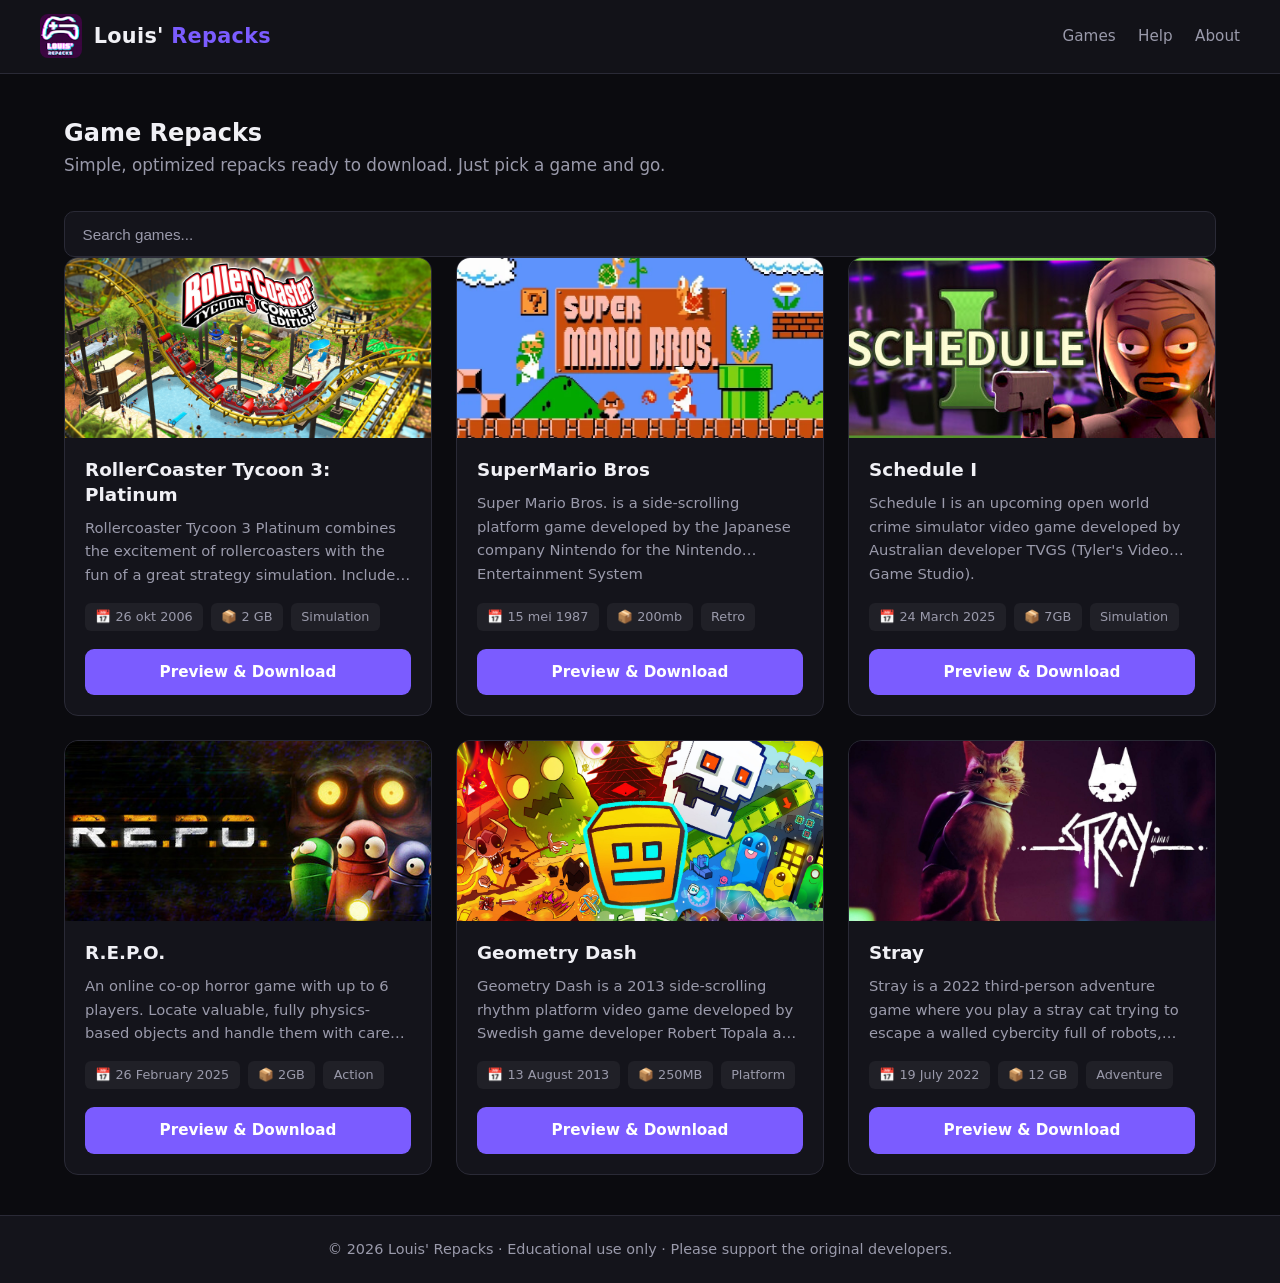
<file: index.html>
<!DOCTYPE html>
<html lang="en">
<head>
  <meta charset="UTF-8">
  <meta name="viewport" content="width=device-width, initial-scale=1.0">
  <title>Louis' Repacks – Optimized Game Repacks</title>
  <meta name="description" content="Simple, optimized game repacks ready to download.">
  <link rel="preload" href="assets/css/main.css" as="style">
  <link rel="stylesheet" href="assets/css/main.css">
  <link rel="icon" href="assets/images/logo.png" type="image/png">
</head>
<body>
  <header>
    <div class="header-inner">
      <a href="./" class="logo">
        <img src="assets/images/logo.png" alt="Louis' Repacks">
        <span class="logo-text">Louis' <span>Repacks</span></span>
      </a>
      <nav>
          <a href="./">Games</a>
  		  <a href="help/">Help</a>
          <a href="about/">About</a>
        </nav>
      </div>
    </header>
    
  <main>
    <!-- Hero -->
    <section class="hero">
      <h1>Game Repacks</h1>
      <p class="subtitle">Simple, optimized repacks ready to download. Just pick a game and go.</p>
      
      <div class="search-bar">
        <input type="text" id="searchInput" placeholder="Search games..." autocomplete="off">
      </div>
    </section>

    <!-- Games Grid -->
    <section id="gamesSection">
      <div id="gamesGrid" class="games-grid">
        <div class="loading">Loading games...</div>
      </div>
    </section>

  </main>

  <footer>
    <p>© 2026 Louis' Repacks · Educational use only · Please support the original developers.</p>
  </footer>

  <script src="assets/js/main.js"></script>
</body>
</html>
</file>
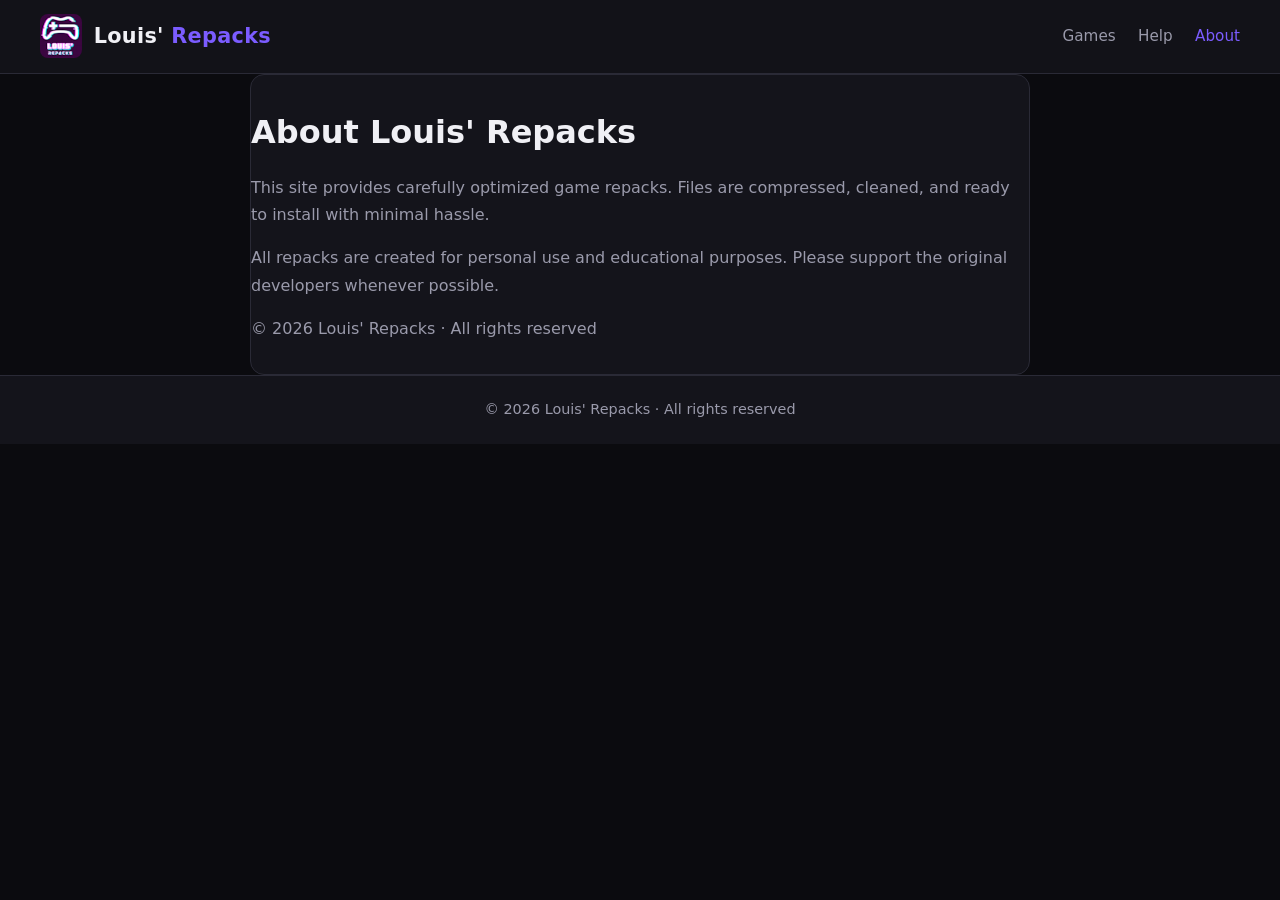
<file: about/index.html>
<!DOCTYPE html>
<html lang="en">
<head>
  <meta charset="UTF-8">
  <meta name="viewport" content="width=device-width, initial-scale=1.0">
  <title>About – Louis' Repacks</title>
  <link rel="preload" href="../assets/css/main.css" as="style">
  <link rel="stylesheet" href="../assets/css/main.css">
  <style>
    .about-content {
      max-width: 780px;
      margin: 0 auto;
      padding: 2rem 0;
    }

    .about-content h2 {
      font-size: 2rem;
      margin-bottom: 1rem;
    }

    .about-content p {
      color: var(--muted);
      line-height: 1.7;
      margin-bottom: 1rem;
    }

    .about-content p:last-child {
      margin-bottom: 0;
    }

    .muted {
      color: var(--muted);
    }
  </style>
</head>
<body>
  <header>
    <div class="header-inner">
      <a href="../" class="logo">
        <img src="../assets/images/logo.png" alt="Louis' Repacks">
        <div class="logo-text">Louis' <span>Repacks</span></div>
      </a>
      <nav>
        <a href="../">Games</a>
        <a href="../help/">Help</a>
        <a href="../about/" class="active">About</a>
      </nav>
    </div>
  </header>
    <!-- About Section -->
    <section id="about" class="about-section">
      <div class="about-content">
        <h2>About Louis' Repacks</h2>
        <p>
          This site provides carefully optimized game repacks.  
          Files are compressed, cleaned, and ready to install with minimal hassle.
        </p>
        <p>
          All repacks are created for personal use and educational purposes.  
          Please support the original developers whenever possible.
        </p>
        <p class="muted">
          © 2026 Louis' Repacks · All rights reserved
        </p>
      </div>
    </section>
  <footer>
    <p>© 2026 Louis' Repacks · All rights reserved</p>
  </footer>
</body>
</html>
</file>
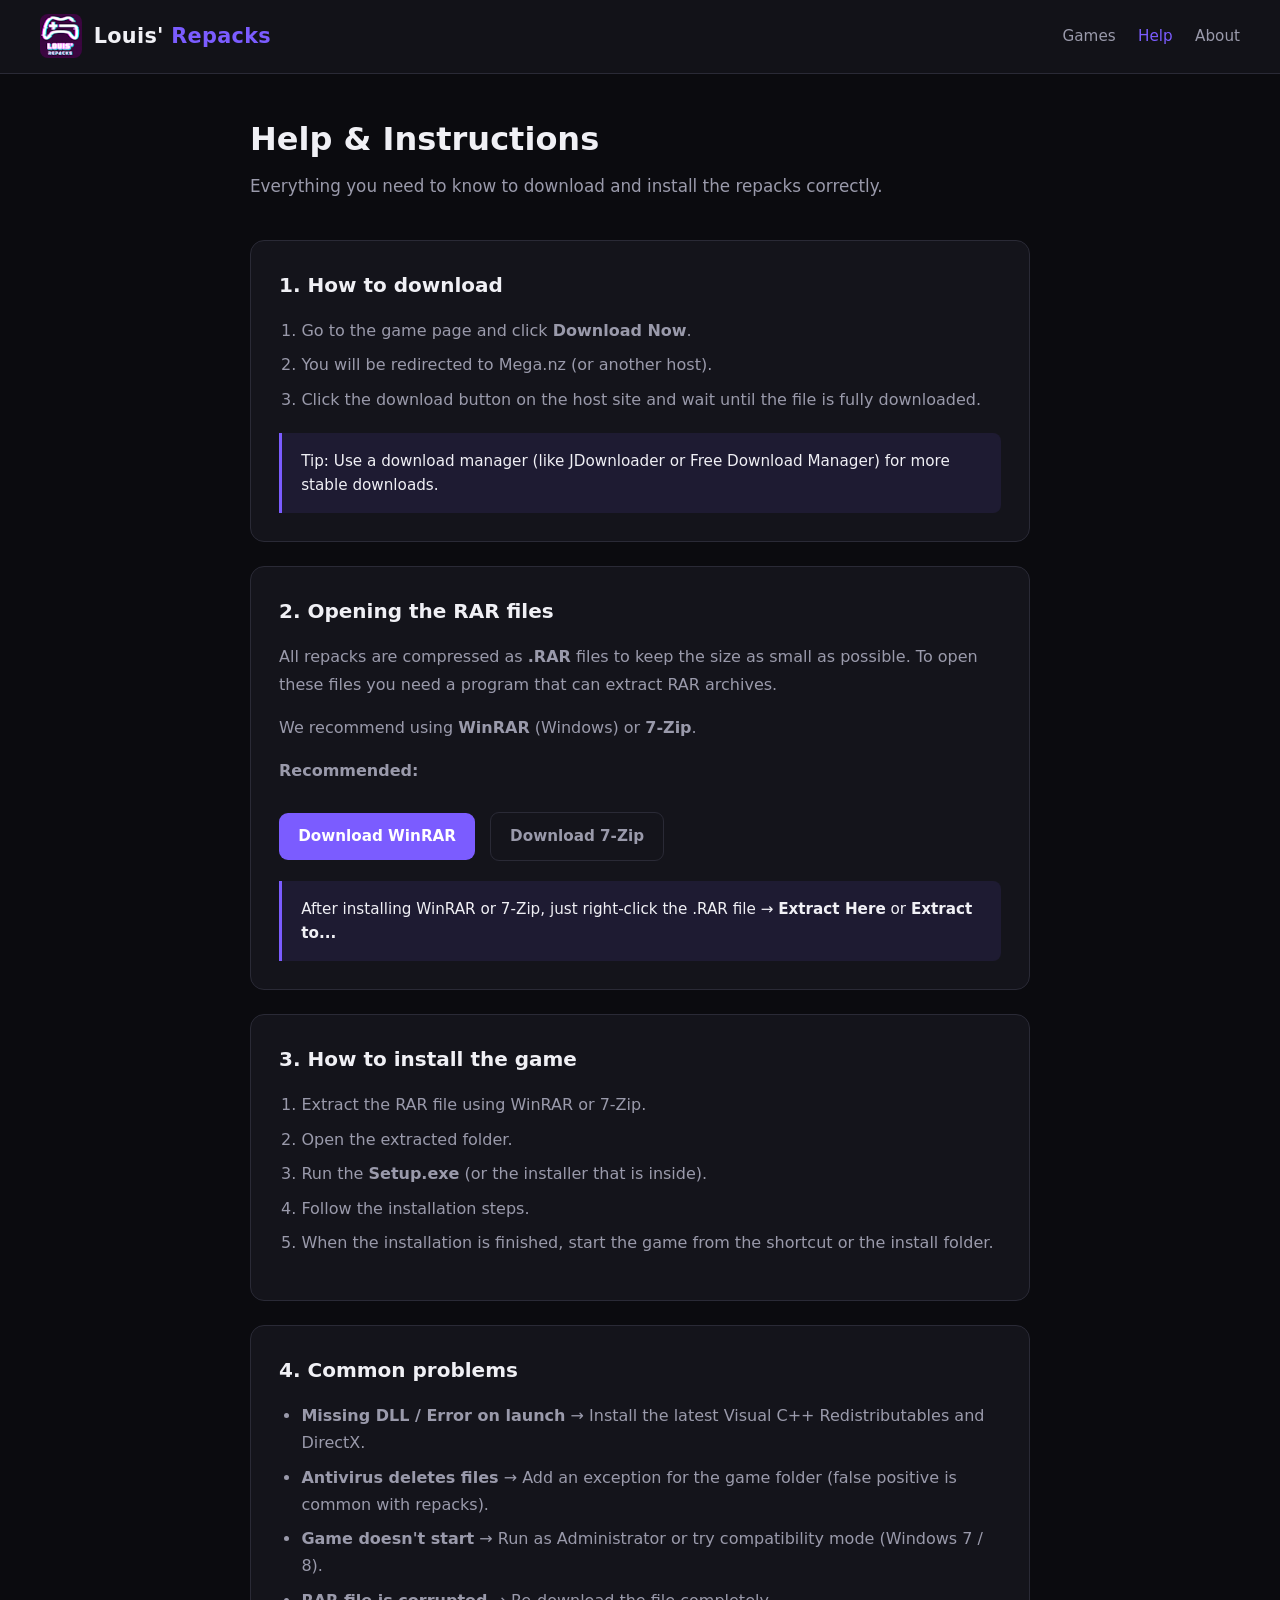
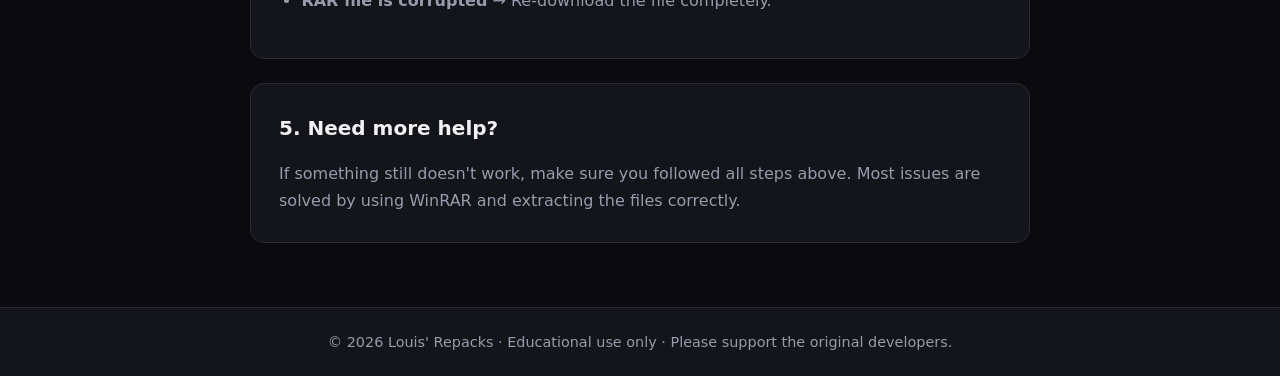
<file: help/index.html>
<!DOCTYPE html>
<html lang="en">
<head>
  <meta charset="UTF-8">
  <meta name="viewport" content="width=device-width, initial-scale=1.0">
  <title>Help – Louis' Repacks</title>
  <link rel="preload" href="../assets/css/main.css" as="style">
  <link rel="stylesheet" href="../assets/css/main.css">
  <style>
    .help-content {
      max-width: 780px;
      margin: 0 auto;
    }

    .help-content h1 {
      font-size: 2rem;
      margin-bottom: 0.5rem;
    }

    .help-content .intro {
      color: var(--muted);
      font-size: 1.05rem;
      margin-bottom: 2.5rem;
    }

    .help-section {
      background: var(--card);
      border: 1px solid var(--border);
      border-radius: var(--radius);
      padding: 1.75rem;
      margin-bottom: 1.5rem;
    }

    .help-section h2 {
      font-size: 1.25rem;
      margin-bottom: 1rem;
      display: flex;
      align-items: center;
      gap: 0.6rem;
    }

    .help-section p {
      color: var(--muted);
      line-height: 1.7;
      margin-bottom: 1rem;
    }

    .help-section p:last-child {
      margin-bottom: 0;
    }

    .help-section ol,
    .help-section ul {
      color: var(--muted);
      padding-left: 1.4rem;
      margin-bottom: 1rem;
      line-height: 1.7;
    }

    .help-section li {
      margin-bottom: 0.45rem;
    }

    .note {
      background: rgba(123, 92, 255, 0.1);
      border-left: 3px solid var(--accent);
      padding: 1rem 1.2rem;
      border-radius: 0 8px 8px 0;
      color: var(--text);
      font-size: 0.95rem;
      margin-top: 1.25rem;
    }

    .download-btn {
      display: inline-flex;
      align-items: center;
      gap: 0.5rem;
      margin-top: 0.75rem;
    }
  </style>
</head>
<body>
  <header>
    <div class="header-inner">
      <a href="../" class="logo">
        <img src="../assets/images/logo.png" alt="Louis' Repacks">
        <div class="logo-text">Louis' <span>Repacks</span></div>
      </a>
      <nav>
        <a href="../">Games</a>
        <a href="../help/" class="active">Help</a>
        <a href="../about/">About</a>
      </nav>
    </div>
  </header>

  <main>
    <div class="help-content">
      <h1>Help & Instructions</h1>
      <p class="intro">
        Everything you need to know to download and install the repacks correctly.
      </p>

      <!-- How to download -->
      <div class="help-section">
        <h2>1. How to download</h2>
        <ol>
          <li>Go to the game page and click <strong>Download Now</strong>.</li>
          <li>You will be redirected to Mega.nz (or another host).</li>
          <li>Click the download button on the host site and wait until the file is fully downloaded.</li>
        </ol>
        <div class="note">
          Tip: Use a download manager (like JDownloader or Free Download Manager) for more stable downloads.
        </div>
      </div>

      <!-- RAR files -->
      <div class="help-section">
        <h2>2. Opening the RAR files</h2>
        <p>
          All repacks are compressed as <strong>.RAR</strong> files to keep the size as small as possible.
          To open these files you need a program that can extract RAR archives.
        </p>
        <p>
          We recommend using <strong>WinRAR</strong> (Windows) or <strong>7-Zip</strong>.
        </p>

        <p><strong>Recommended:</strong></p>
        <a href="https://www.win-rar.com/download.html" target="_blank" rel="noopener" class="btn download-btn">
          Download WinRAR
        </a>
        <a href="https://www.7-zip.org/" target="_blank" rel="noopener" class="btn btn-secondary download-btn" style="margin-left: 0.6rem;">
          Download 7-Zip
        </a>

        <div class="note">
          After installing WinRAR or 7-Zip, just right-click the .RAR file → <strong>Extract Here</strong> or <strong>Extract to...</strong>
        </div>
      </div>

      <!-- How to install -->
      <div class="help-section">
        <h2>3. How to install the game</h2>
        <ol>
          <li>Extract the RAR file using WinRAR or 7-Zip.</li>
          <li>Open the extracted folder.</li>
          <li>Run the <strong>Setup.exe</strong> (or the installer that is inside).</li>
          <li>Follow the installation steps.</li>
          <li>When the installation is finished, start the game from the shortcut or the install folder.</li>
        </ol>
      </div>

      <!-- Common problems -->
      <div class="help-section">
        <h2>4. Common problems</h2>
        <ul>
          <li><strong>Missing DLL / Error on launch</strong> → Install the latest Visual C++ Redistributables and DirectX.</li>
          <li><strong>Antivirus deletes files</strong> → Add an exception for the game folder (false positive is common with repacks).</li>
          <li><strong>Game doesn't start</strong> → Run as Administrator or try compatibility mode (Windows 7 / 8).</li>
          <li><strong>RAR file is corrupted</strong> → Re-download the file completely.</li>
        </ul>
      </div>

      <!-- Support -->
      <div class="help-section">
        <h2>5. Need more help?</h2>
        <p>
          If something still doesn't work, make sure you followed all steps above.
          Most issues are solved by using WinRAR and extracting the files correctly.
        </p>
      </div>
    </div>
  </main>

  <footer>
    <p>© 2026 Louis' Repacks · Educational use only · Please support the original developers.</p>
  </footer>
</body>
</html>
</file>
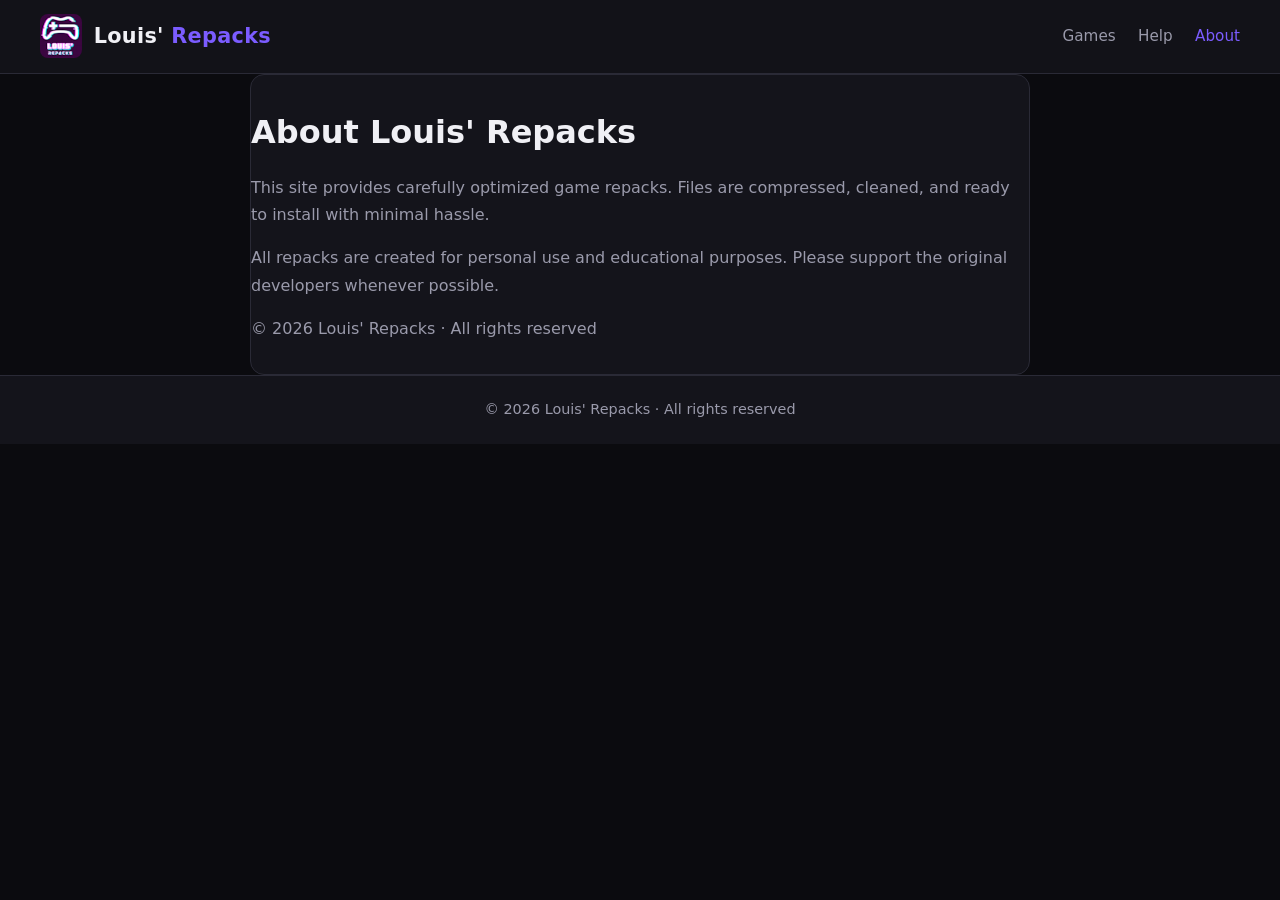
<file: pages/about/index.html>
<!DOCTYPE html>
<html lang="nl">
<head>
  <meta charset="UTF-8">
  <meta name="viewport" content="width=device-width, initial-scale=1.0">
  <title>About – Louis' Repacks</title>
  <link rel="stylesheet" href="../../assets/css/main.css">
  <style>
    .about-content {
      max-width: 780px;
      margin: 0 auto;
      padding: 2rem 0;
    }

    .about-content h2 {
      font-size: 2rem;
      margin-bottom: 1rem;
    }

    .about-content p {
      color: var(--muted);
      line-height: 1.7;
      margin-bottom: 1rem;
    }

    .about-content p:last-child {
      margin-bottom: 0;
    }

    .muted {
      color: var(--muted);
    }
  </style>
</head>
<body>
  <header>
    <div class="header-inner">
      <a href="../../" class="logo">
        <img src="../../assets/images/logo.png" alt="Louis' Repacks">
        <div class="logo-text">Louis' <span>Repacks</span></div>
      </a>
      <nav>
        <a href="../../">Games</a>
        <a href="../help/">Help</a>
        <a href="../about/" class="active">About</a>
      </nav>
    </div>
  </header>
    <!-- About Section -->
    <section id="about" class="about-section">
      <div class="about-content">
        <h2>About Louis' Repacks</h2>
        <p>
          This site provides carefully optimized game repacks.  
          Files are compressed, cleaned, and ready to install with minimal hassle.
        </p>
        <p>
          All repacks are created for personal use and educational purposes.  
          Please support the original developers whenever possible.
        </p>
        <p class="muted">
          © 2026 Louis' Repacks · All rights reserved
        </p>
      </div>
    </section>
  <footer>
    <p>© 2026 Louis' Repacks · All rights reserved</p>
  </footer>
</body>
</html>
</file>
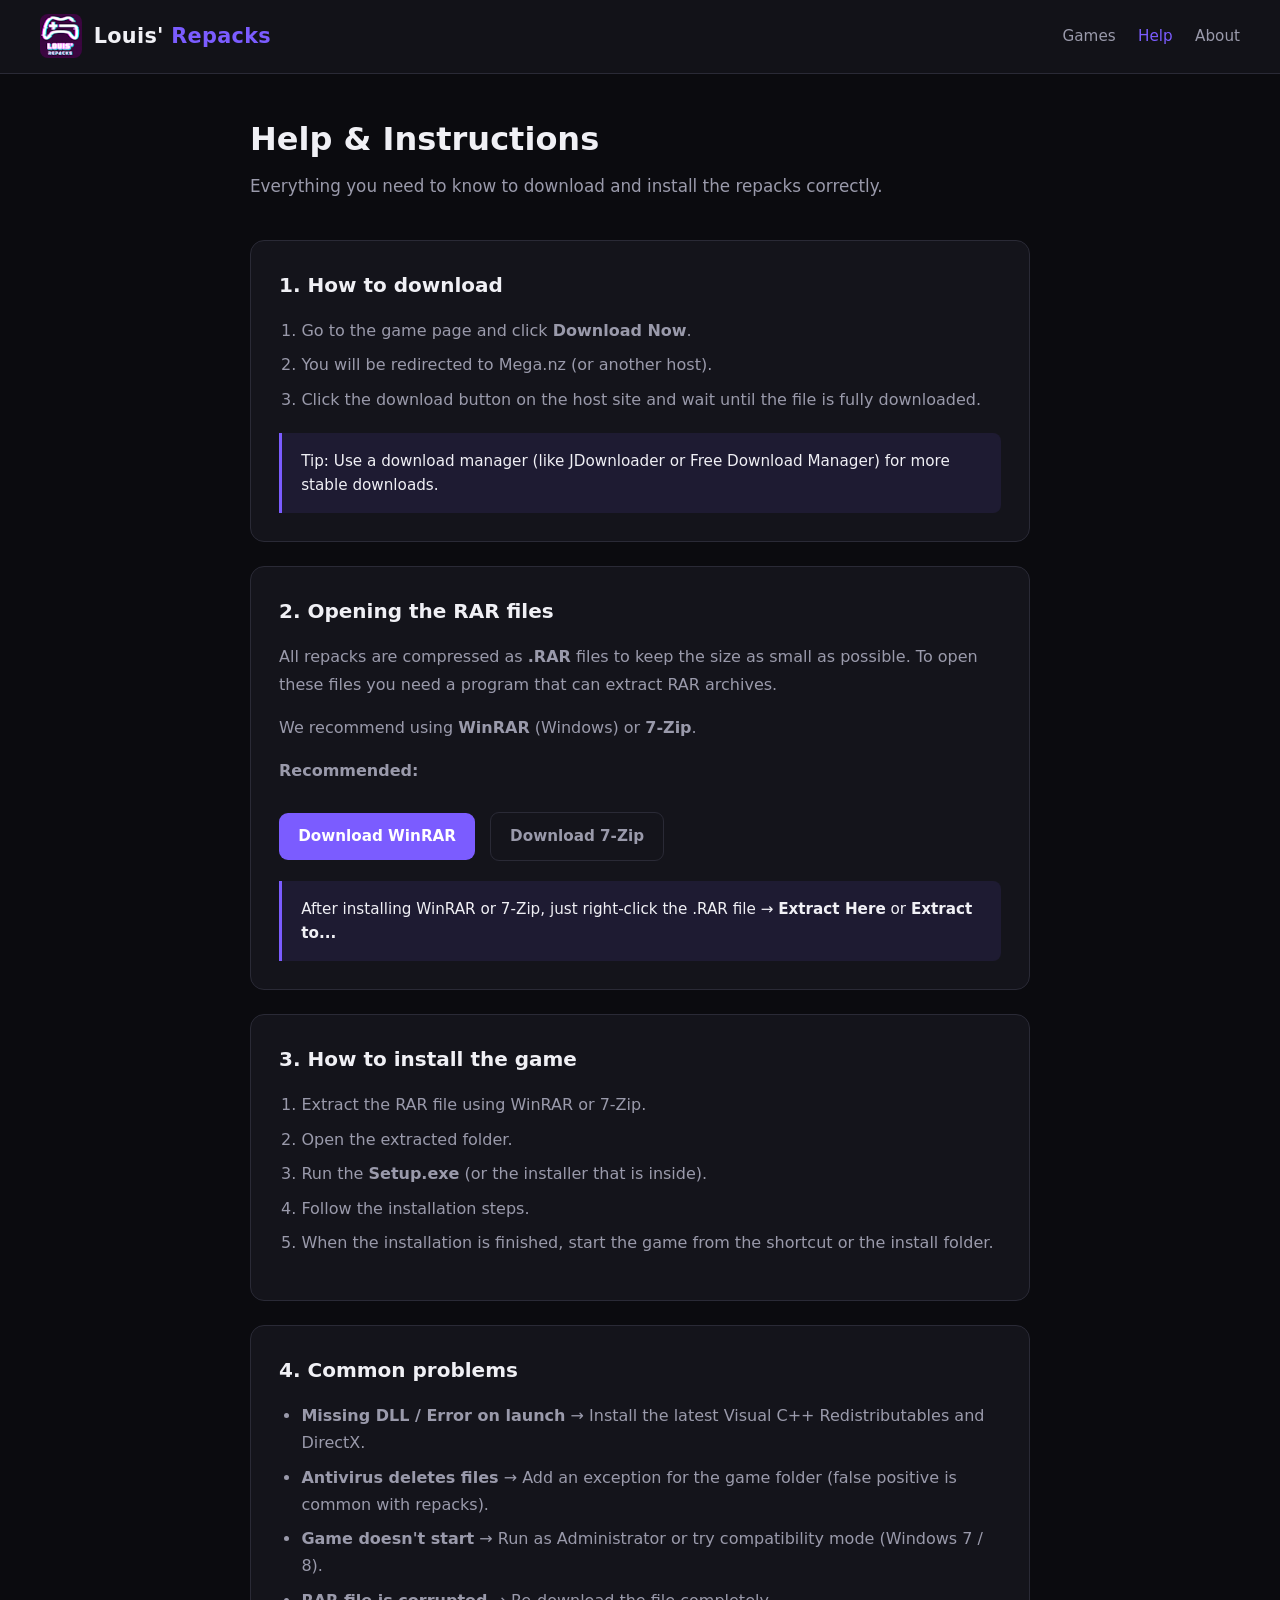
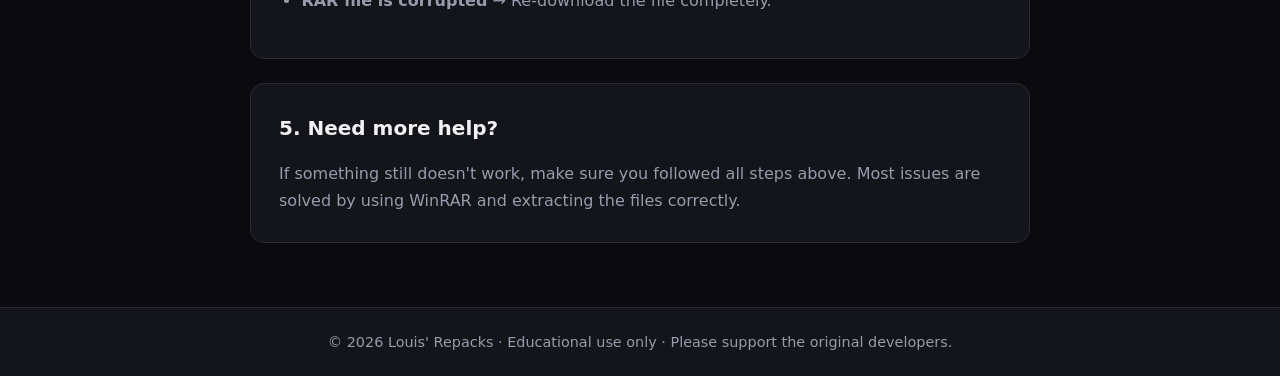
<file: pages/help/index.html>
<!DOCTYPE html>
<html lang="nl">
<head>
  <meta charset="UTF-8">
  <meta name="viewport" content="width=device-width, initial-scale=1.0">
  <title>Help – Louis' Repacks</title>
  <link rel="stylesheet" href="../../assets/css/main.css">
  <style>
    .help-content {
      max-width: 780px;
      margin: 0 auto;
    }

    .help-content h1 {
      font-size: 2rem;
      margin-bottom: 0.5rem;
    }

    .help-content .intro {
      color: var(--muted);
      font-size: 1.05rem;
      margin-bottom: 2.5rem;
    }

    .help-section {
      background: var(--card);
      border: 1px solid var(--border);
      border-radius: var(--radius);
      padding: 1.75rem;
      margin-bottom: 1.5rem;
    }

    .help-section h2 {
      font-size: 1.25rem;
      margin-bottom: 1rem;
      display: flex;
      align-items: center;
      gap: 0.6rem;
    }

    .help-section p {
      color: var(--muted);
      line-height: 1.7;
      margin-bottom: 1rem;
    }

    .help-section p:last-child {
      margin-bottom: 0;
    }

    .help-section ol,
    .help-section ul {
      color: var(--muted);
      padding-left: 1.4rem;
      margin-bottom: 1rem;
      line-height: 1.7;
    }

    .help-section li {
      margin-bottom: 0.45rem;
    }

    .note {
      background: rgba(123, 92, 255, 0.1);
      border-left: 3px solid var(--accent);
      padding: 1rem 1.2rem;
      border-radius: 0 8px 8px 0;
      color: var(--text);
      font-size: 0.95rem;
      margin-top: 1.25rem;
    }

    .download-btn {
      display: inline-flex;
      align-items: center;
      gap: 0.5rem;
      margin-top: 0.75rem;
    }
  </style>
</head>
<body>
  <header>
    <div class="header-inner">
      <a href="../../" class="logo">
        <img src="../../assets/images/logo.png" alt="Louis' Repacks">
        <div class="logo-text">Louis' <span>Repacks</span></div>
      </a>
      <nav>
        <a href="../../">Games</a>
        <a href="../help/" class="active">Help</a>
        <a href="../about/">About</a>
      </nav>
    </div>
  </header>

  <main>
    <div class="help-content">
      <h1>Help & Instructions</h1>
      <p class="intro">
        Everything you need to know to download and install the repacks correctly.
      </p>

      <!-- How to download -->
      <div class="help-section">
        <h2>1. How to download</h2>
        <ol>
          <li>Go to the game page and click <strong>Download Now</strong>.</li>
          <li>You will be redirected to Mega.nz (or another host).</li>
          <li>Click the download button on the host site and wait until the file is fully downloaded.</li>
        </ol>
        <div class="note">
          Tip: Use a download manager (like JDownloader or Free Download Manager) for more stable downloads.
        </div>
      </div>

      <!-- RAR files -->
      <div class="help-section">
        <h2>2. Opening the RAR files</h2>
        <p>
          All repacks are compressed as <strong>.RAR</strong> files to keep the size as small as possible.
          To open these files you need a program that can extract RAR archives.
        </p>
        <p>
          We recommend using <strong>WinRAR</strong> (Windows) or <strong>7-Zip</strong>.
        </p>

        <p><strong>Recommended:</strong></p>
        <a href="https://www.win-rar.com/download.html" target="_blank" rel="noopener" class="btn download-btn">
          Download WinRAR
        </a>
        <a href="https://www.7-zip.org/" target="_blank" rel="noopener" class="btn btn-secondary download-btn" style="margin-left: 0.6rem;">
          Download 7-Zip
        </a>

        <div class="note">
          After installing WinRAR or 7-Zip, just right-click the .RAR file → <strong>Extract Here</strong> or <strong>Extract to...</strong>
        </div>
      </div>

      <!-- How to install -->
      <div class="help-section">
        <h2>3. How to install the game</h2>
        <ol>
          <li>Extract the RAR file using WinRAR or 7-Zip.</li>
          <li>Open the extracted folder.</li>
          <li>Run the <strong>Setup.exe</strong> (or the installer that is inside).</li>
          <li>Follow the installation steps.</li>
          <li>When the installation is finished, start the game from the shortcut or the install folder.</li>
        </ol>
      </div>

      <!-- Common problems -->
      <div class="help-section">
        <h2>4. Common problems</h2>
        <ul>
          <li><strong>Missing DLL / Error on launch</strong> → Install the latest Visual C++ Redistributables and DirectX.</li>
          <li><strong>Antivirus deletes files</strong> → Add an exception for the game folder (false positive is common with repacks).</li>
          <li><strong>Game doesn't start</strong> → Run as Administrator or try compatibility mode (Windows 7 / 8).</li>
          <li><strong>RAR file is corrupted</strong> → Re-download the file completely.</li>
        </ul>
      </div>

      <!-- Support -->
      <div class="help-section">
        <h2>5. Need more help?</h2>
        <p>
          If something still doesn't work, make sure you followed all steps above.
          Most issues are solved by using WinRAR and extracting the files correctly.
        </p>
      </div>
    </div>
  </main>

  <footer>
    <p>© 2026 Louis' Repacks · Educational use only · Please support the original developers.</p>
  </footer>
</body>
</html>
</file>
<file: assets/css/main.css>
/* =========================================
   Louis' Repacks - Complete Professional CSS
   ========================================= */

* {
  margin: 0;
  padding: 0;
  box-sizing: border-box;
}

:root {
  --bg: #0b0b0f;
  --card: #14141b;
  --card-hover: #1c1c26;
  --text: #f0f0f5;
  --muted: #9a9aab;
  --accent: #7b5cff;
  --accent-hover: #9b7fff;
  --border: #2a2a36;
  --success: #4ade80;
  --radius: 14px;
  --shadow: 0 8px 30px rgba(0, 0, 0, 0.35);
}

body {
  font-family: system-ui, -apple-system, BlinkMacSystemFont, "Segoe UI", Roboto, sans-serif;
  background: var(--bg);
  color: var(--text);
  line-height: 1.6;
  min-height: 100vh;
  display: flex;
  flex-direction: column;
}

/* ========== HEADER ========== */
header {
  background: rgba(20, 20, 27, 0.85);
  backdrop-filter: blur(14px);
  border-bottom: 1px solid var(--border);
  padding: 0.9rem 1.5rem;
  position: sticky;
  top: 0;
  z-index: 100;
}

.header-inner {
  max-width: 1200px;
  margin: 0 auto;
  display: flex;
  align-items: center;
  justify-content: space-between;
  gap: 1rem;
}

.logo {
  display: flex;
  align-items: center;
  gap: 0.75rem;
  text-decoration: none;
  color: var(--text);
}

.logo img {
  height: 44px;
  width: auto;
  border-radius: 8px;
}

.logo-text {
  font-size: 1.3rem;
  font-weight: 700;
  letter-spacing: 0.3px;
}

.logo-text span {
  color: var(--accent);
}

nav {
  display: flex;
  gap: 1.4rem;
}

nav a {
  color: var(--muted);
  text-decoration: none;
  font-weight: 500;
  font-size: 0.95rem;
  transition: color 0.2s;
}

nav a:hover,
nav a.active {
  color: var(--accent);
}

/* ========== MAIN ========== */
main {
  flex: 1;
  max-width: 1200px;
  margin: 0 auto;
  padding: 2.5rem 1.5rem;
  width: 100%;
}

.page-title {
  font-size: 2rem;
  font-weight: 700;
  margin-bottom: 0.4rem;
  letter-spacing: -0.3px;
}

.subtitle {
  color: var(--muted);
  font-size: 1.05rem;
  margin-bottom: 2rem;
}

/* Search */
.search-wrapper {
  margin-bottom: 2rem;
  max-width: 420px;
}

#searchInput {
  width: 100%;
  padding: 0.85rem 1.1rem;
  background: var(--card);
  border: 1px solid var(--border);
  border-radius: 10px;
  color: var(--text);
  font-size: 0.95rem;
  outline: none;
  transition: border-color 0.2s, box-shadow 0.2s;
}

#searchInput:focus {
  border-color: var(--accent);
  box-shadow: 0 0 0 3px rgba(123, 92, 255, 0.15);
}

#searchInput::placeholder {
  color: var(--muted);
}

/* ========== GAMES GRID ========== */
.games-grid {
  display: grid;
  grid-template-columns: repeat(auto-fill, minmax(300px, 1fr));
  gap: 1.5rem;
}

.game-card {
  background: var(--card);
  border: 1px solid var(--border);
  border-radius: var(--radius);
  overflow: hidden;
  transition: transform 0.2s, border-color 0.2s, box-shadow 0.2s;
  display: flex;
  flex-direction: column;
}

.game-card:hover {
  transform: translateY(-4px);
  border-color: var(--accent);
  box-shadow: var(--shadow);
}

.game-cover {
  width: 100%;
  height: 180px;
  object-fit: cover;
  display: block;
  background: #1a1a22;
}

.game-cover.placeholder {
  display: flex;
  align-items: center;
  justify-content: center;
  color: #555;
  font-size: 0.9rem;
  height: 180px;
}

.game-body {
  padding: 1.25rem;
  display: flex;
  flex-direction: column;
  flex: 1;
}

.game-body h2 {
  font-size: 1.15rem;
  font-weight: 650;
  margin-bottom: 0.5rem;
  line-height: 1.35;
}

.game-body .desc {
  color: var(--muted);
  font-size: 0.92rem;
  flex: 1;
  margin-bottom: 1rem;
  display: -webkit-box;
  -webkit-line-clamp: 3;
  -webkit-box-orient: vertical;
  overflow: hidden;
}

.game-meta {
  display: flex;
  flex-wrap: wrap;
  gap: 0.5rem;
  margin-bottom: 1.1rem;
}

.game-meta span {
  background: rgba(255, 255, 255, 0.05);
  color: var(--muted);
  padding: 0.25rem 0.65rem;
  border-radius: 6px;
  font-size: 0.8rem;
}

/* Buttons */
.btn {
  display: inline-flex;
  align-items: center;
  justify-content: center;
  background: var(--accent);
  color: white;
  text-decoration: none;
  padding: 0.7rem 1.2rem;
  border-radius: 9px;
  font-weight: 600;
  font-size: 0.95rem;
  border: none;
  cursor: pointer;
  transition: background 0.2s, transform 0.15s;
}

.btn:hover {
  background: var(--accent-hover);
}

.btn-full {
  width: 100%;
}

.btn-download {
  background: var(--accent);
  font-size: 1.05rem;
  padding: 0.95rem 1.5rem;
  font-weight: 600;
}

.btn-download:hover {
  background: var(--accent-hover);
}

.btn-secondary {
  background: transparent;
  border: 1px solid var(--border);
  color: var(--muted);
}

.btn-secondary:hover {
  border-color: var(--accent);
  color: var(--accent);
  background: transparent;
}

/* Loading / Empty */
.loading,
.empty {
  text-align: center;
  color: var(--muted);
  padding: 4rem 1rem;
  font-size: 1.05rem;
}

/* ========== ABOUT ========== */
.about-content {
  background: var(--card);
  border: 1px solid var(--border);
  border-radius: var(--radius);
  padding: 2rem;
  max-width: 720px;
}

.about-content p {
  margin-bottom: 1rem;
  color: var(--muted);
  line-height: 1.7;
}

.about-content p:last-child {
  margin-bottom: 0;
}

/* ========== FOOTER ========== */
footer {
  border-top: 1px solid var(--border);
  padding: 1.4rem 1.5rem;
  text-align: center;
  color: var(--muted);
  font-size: 0.9rem;
  background: var(--card);
}

footer a {
  color: var(--accent);
  text-decoration: none;
}

footer a:hover {
  text-decoration: underline;
}

/* =========================================
   PREVIEW PAGE
   ========================================= */

.back-link {
  display: inline-flex;
  align-items: center;
  gap: 0.4rem;
  color: var(--muted);
  text-decoration: none;
  font-size: 0.95rem;
  margin-bottom: 1.5rem;
  transition: color 0.2s;
}

.back-link:hover {
  color: var(--accent);
}

/* Hero */
.preview-hero {
  position: relative;
  border-radius: 16px;
  overflow: hidden;
  margin-bottom: 2rem;
  background: var(--card);
  border: 1px solid var(--border);
}

.hero-cover {
  width: 100%;
  height: 360px;
  object-fit: cover;
  display: block;
}

.hero-overlay {
  position: absolute;
  inset: 0;
  background: linear-gradient(
    to top,
    rgba(11, 11, 15, 0.97) 0%,
    rgba(11, 11, 15, 0.55) 45%,
    transparent 100%
  );
  display: flex;
  align-items: flex-end;
  padding: 1.75rem 2rem;
}

.hero-content {
  display: flex;
  align-items: center;
  gap: 1.35rem;
}

.game-icon {
  width: 78px;
  height: 78px;
  border-radius: 16px;
  object-fit: cover;
  border: 2px solid rgba(255, 255, 255, 0.12);
  box-shadow: 0 10px 28px rgba(0, 0, 0, 0.45);
  flex-shrink: 0;
}

.hero-content h1 {
  font-size: 2rem;
  margin: 0 0 0.65rem 0;
  line-height: 1.25;
  font-weight: 700;
}

.hero-meta {
  display: flex;
  flex-wrap: wrap;
  gap: 0.5rem;
}

.badge {
  background: rgba(123, 92, 255, 0.18);
  color: #c4b5fd;
  padding: 0.28rem 0.75rem;
  border-radius: 999px;
  font-size: 0.85rem;
  font-weight: 500;
}

/* Preview body layout */
.preview-body {
  display: grid;
  grid-template-columns: 1fr 320px;
  gap: 2.25rem;
  align-items: start;
}

.preview-main h2 {
  font-size: 1.25rem;
  margin-bottom: 0.9rem;
  font-weight: 650;
}

.preview-description p {
  color: var(--muted);
  font-size: 1.05rem;
  line-height: 1.75;
}

/* Screenshots */
.screenshots-section {
  margin-top: 2.75rem;
}

.screenshots-grid {
  display: grid;
  grid-template-columns: repeat(auto-fill, minmax(220px, 1fr));
  gap: 1rem;
}

.screenshot {
  width: 100%;
  height: 145px;
  object-fit: cover;
  border-radius: 10px;
  border: 1px solid var(--border);
  transition: transform 0.2s, border-color 0.2s;
  cursor: pointer;
}

.screenshot:hover {
  transform: scale(1.03);
  border-color: var(--accent);
}

/* Sidebar */
.preview-sidebar {
  position: sticky;
  top: 95px;
}

.info-card {
  background: var(--card);
  border: 1px solid var(--border);
  border-radius: var(--radius);
  padding: 1.4rem;
  margin-bottom: 1.25rem;
}

.info-card h3 {
  font-size: 1rem;
  margin-bottom: 1rem;
  font-weight: 650;
}

.info-list {
  list-style: none;
  padding: 0;
  margin: 0;
}

.info-list li {
  display: flex;
  justify-content: space-between;
  gap: 1rem;
  padding: 0.6rem 0;
  border-bottom: 1px solid var(--border);
  font-size: 0.95rem;
}

.info-list li:last-child {
  border-bottom: none;
}

.info-list span {
  color: var(--muted);
}

.info-list strong {
  color: var(--text);
  font-weight: 600;
  text-align: right;
}

.notes-card p {
  color: var(--muted);
  font-size: 0.95rem;
  line-height: 1.65;
  margin: 0;
}

/* Error state */
.preview-error {
  text-align: center;
  padding: 5rem 1rem;
}

.preview-error h1 {
  margin-bottom: 0.75rem;
}

.preview-error p {
  color: var(--muted);
  margin-bottom: 1.75rem;
}

/* ========== RESPONSIVE ========== */
@media (max-width: 900px) {
  .preview-body {
    grid-template-columns: 1fr;
  }

  .preview-sidebar {
    position: static;
  }

  .hero-cover {
    height: 280px;
  }

  .hero-content h1 {
    font-size: 1.55rem;
  }

  .game-icon {
    width: 64px;
    height: 64px;
  }
}

/* Responsive - improved spacing */
@media (max-width: 640px) {
  header {
    padding: 0.75rem 1rem;
  }

  .header-inner {
    flex-direction: column;
    align-items: flex-start;
    gap: 0.75rem;
  }

  nav {
    gap: 1.1rem;
  }

  main {
    padding: 1.75rem 1rem 3rem;
  }

  .hero {
    margin-bottom: 1.75rem;
  }

  .hero h1 {
    font-size: 1.85rem;
  }

  .subtitle {
    font-size: 1rem;
    margin-bottom: 1.4rem;
  }

  .search-bar {
    max-width: 100%;
  }

  .games-grid {
    grid-template-columns: 1fr;
    gap: 1.25rem;
  }

  .game-cover {
    height: 170px;
  }

  .game-body {
    padding: 1.1rem;
  }

  .about-section {
    margin-top: 3.5rem;
    padding-top: 2.25rem;
  }

  .about-content h2 {
    font-size: 1.55rem;
  }

  footer {
    padding: 1.25rem 1rem;
  }
}
/* ========== LIGHTBOX / SCREENSHOT PREVIEW ========== */

.lightbox {
  position: fixed;
  inset: 0;
  background: rgba(0, 0, 0, 0.88);
  display: flex;
  align-items: center;
  justify-content: center;
  z-index: 1000;
  opacity: 0;
  visibility: hidden;
  transition: opacity 0.25s ease, visibility 0.25s ease;
  padding: 1.5rem;
}

.lightbox.active {
  opacity: 1;
  visibility: visible;
}

.lightbox-img {
  max-width: 92vw;
  max-height: 88vh;
  border-radius: 12px;
  box-shadow: 0 20px 60px rgba(0, 0, 0, 0.6);
  object-fit: contain;
  transform: scale(0.92);
  transition: transform 0.25s ease;
}

.lightbox.active .lightbox-img {
  transform: scale(1);
}

.lightbox-close {
  position: absolute;
  top: 1.25rem;
  right: 1.5rem;
  background: rgba(255, 255, 255, 0.12);
  border: none;
  color: white;
  width: 42px;
  height: 42px;
  border-radius: 50%;
  font-size: 1.5rem;
  cursor: pointer;
  display: flex;
  align-items: center;
  justify-content: center;
  transition: background 0.2s;
}

.lightbox-close:hover {
  background: rgba(255, 255, 255, 0.22);
}

.lightbox-nav {
  position: absolute;
  top: 50%;
  transform: translateY(-50%);
  background: rgba(255, 255, 255, 0.1);
  border: none;
  color: white;
  width: 48px;
  height: 48px;
  border-radius: 50%;
  font-size: 1.6rem;
  cursor: pointer;
  display: flex;
  align-items: center;
  justify-content: center;
  transition: background 0.2s;
}

.lightbox-nav:hover {
  background: rgba(255, 255, 255, 0.2);
}

.lightbox-prev {
  left: 1.25rem;
}

.lightbox-next {
  right: 1.25rem;
}

/* Maak screenshots klikbaar */
.screenshot {
  cursor: zoom-in;
}
.empty-title {
  font-size: 1.25rem;
  font-weight: 600;
  color: var(--text);
  margin-bottom: 0.5rem;
}

.empty-hint {
  font-size: 0.95rem;
  color: var(--muted);
  max-width: 320px;
  margin: 0 auto;
}
</file>
